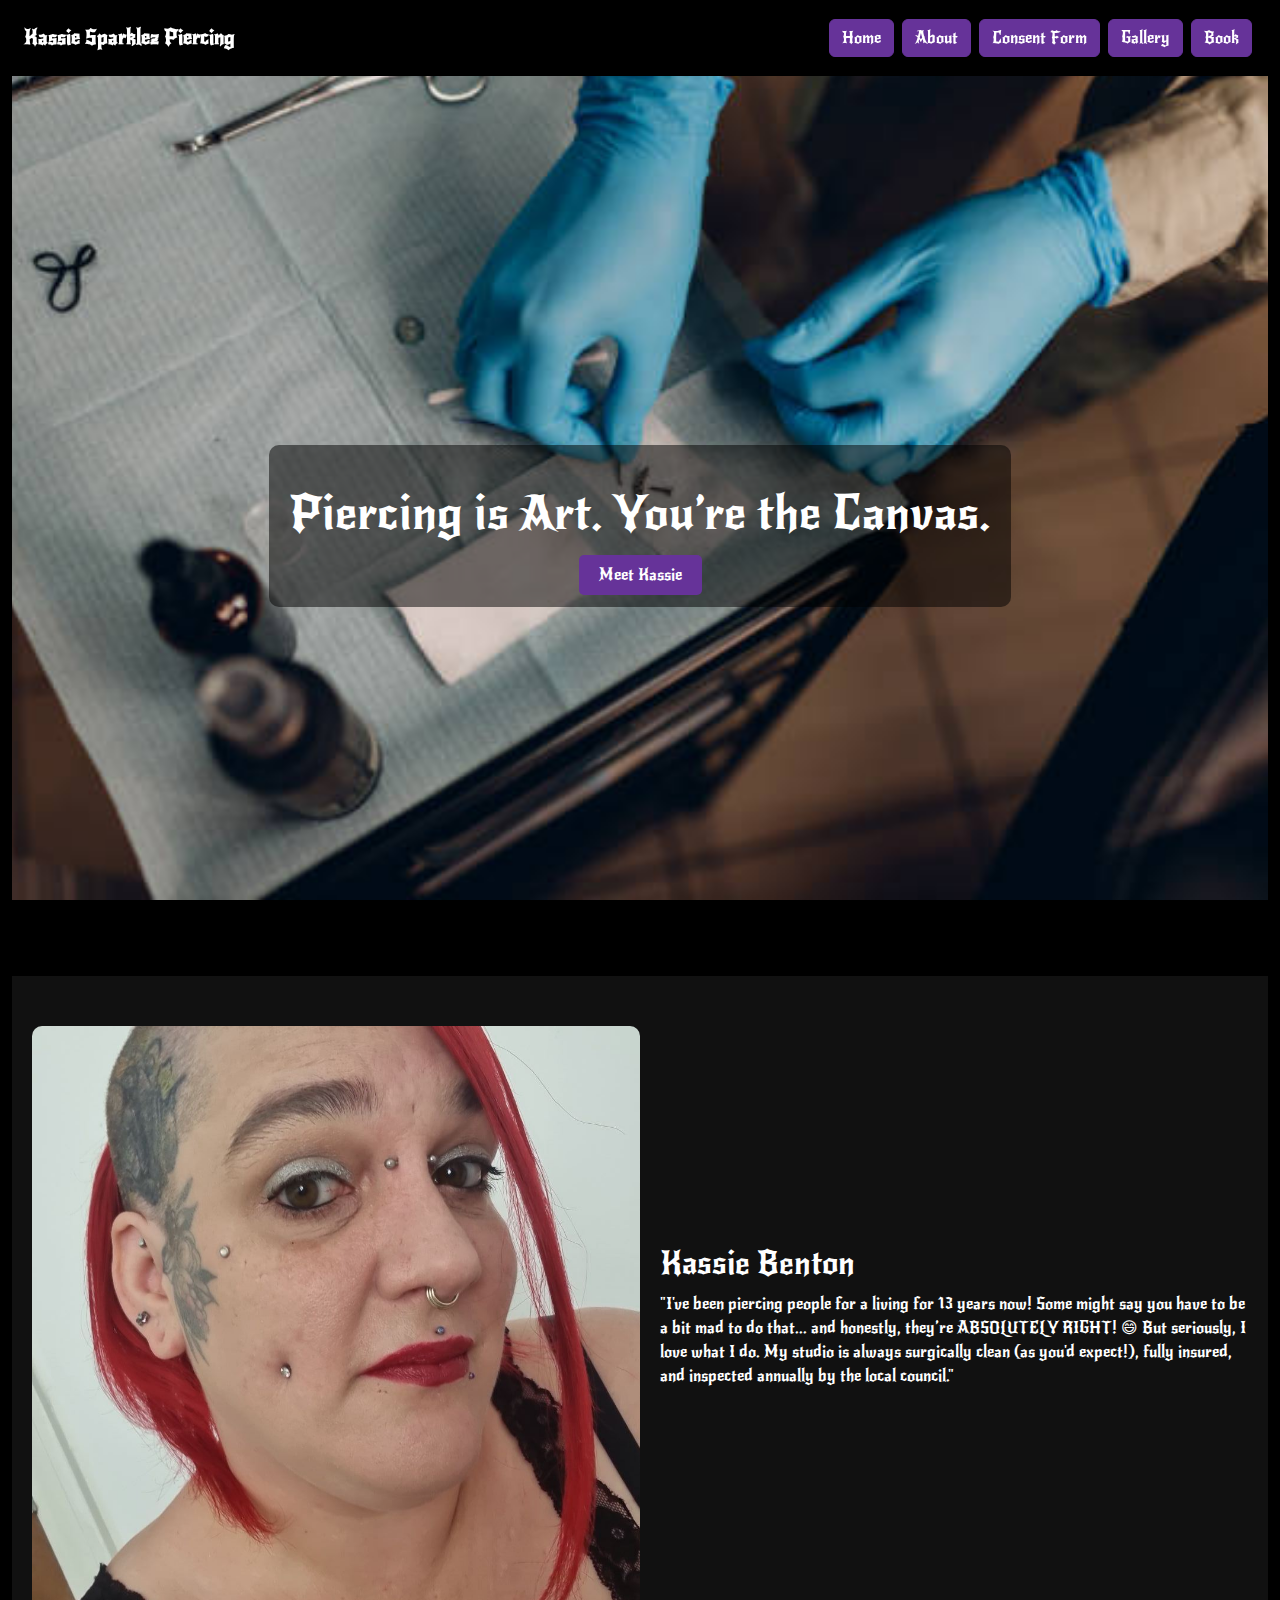
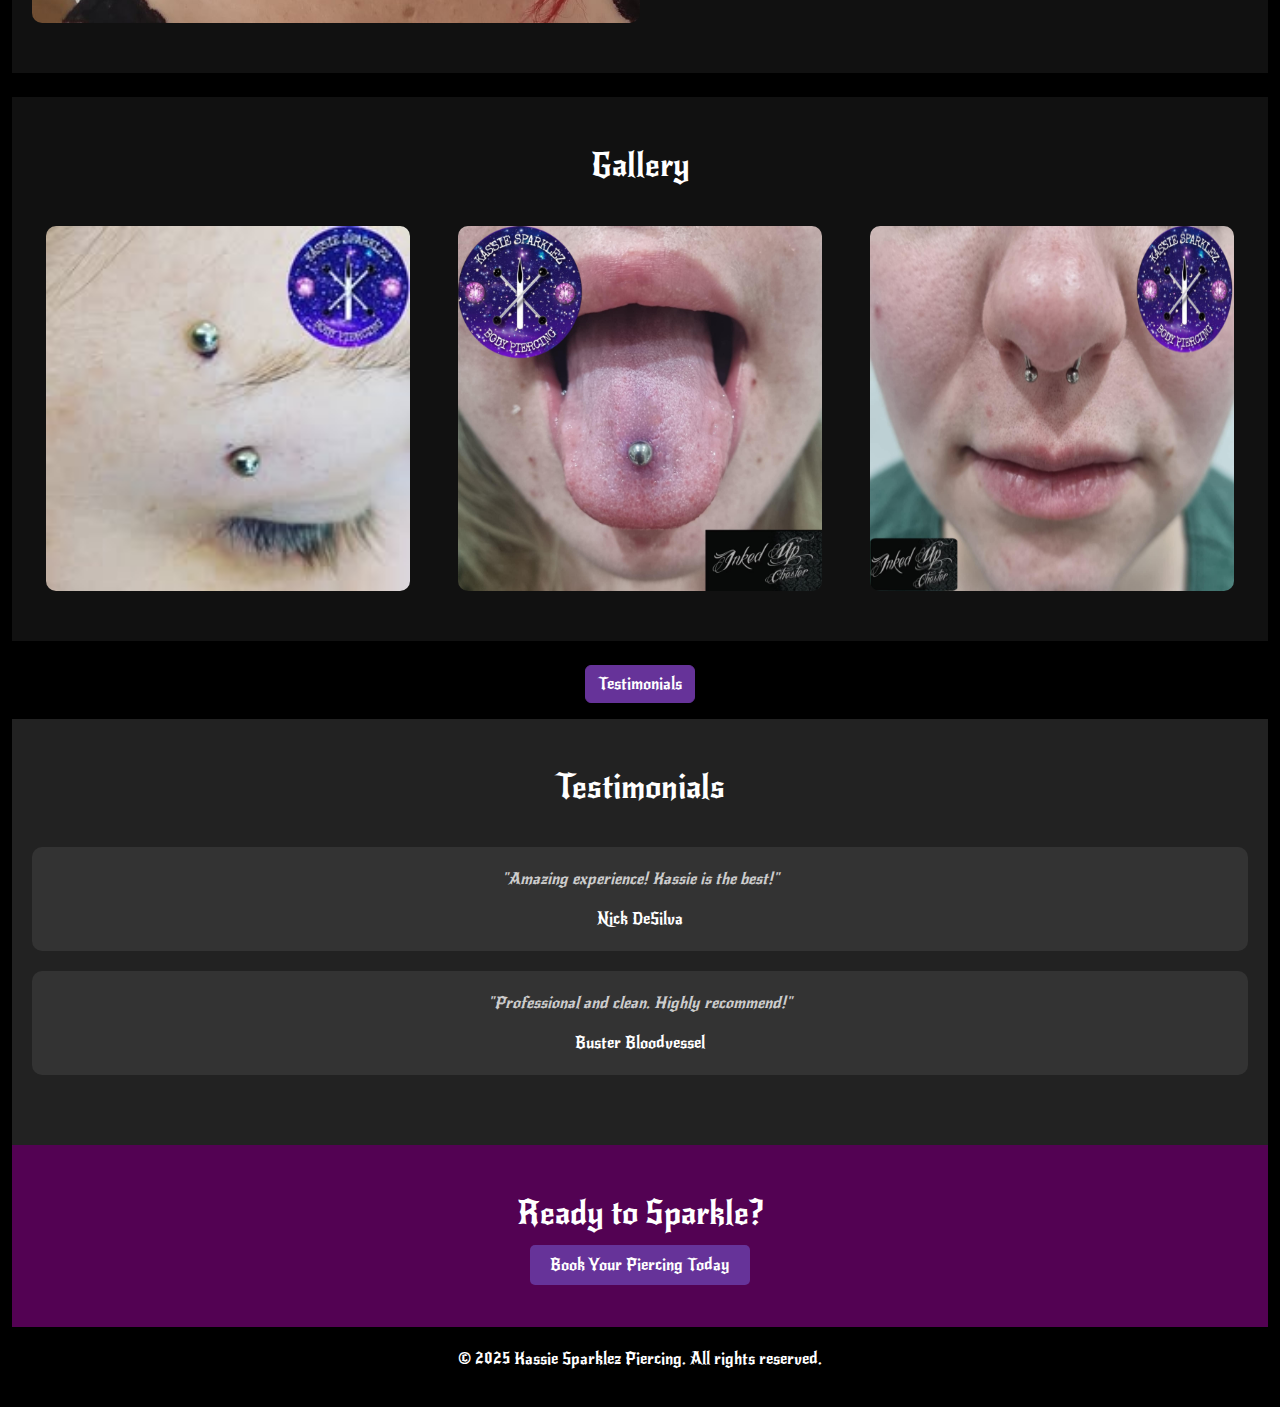
<file: index.html>
<!DOCTYPE html>
<html lang="en">

<head>
    <meta charset="UTF-8">
    <meta name="viewport" content="width=device-width, initial-scale=1.0">
    <title>Kassie Sparklez Piercing</title>

    <link rel="stylesheet" href="https://cdn.jsdelivr.net/npm/bootstrap@5.3.3/dist/css/bootstrap.min.css"
        integrity="sha384-QWTKZyjpPEjISv5WaRU9OFeRpok6YctnYmDr5pNlyT2bRjXh0JMhjY6hW+ALEwIH" crossorigin="anonymous">
    <script src="https://cdn.jsdelivr.net/npm/bootstrap@5.3.3/dist/js/bootstrap.bundle.min.js"
        integrity="sha384-YvpcrYf0tY3lHB60NNkmXc5s9fDVZLESaAA55NDzOxhy9GkcIdslK1eN7N6jIeHz"
        crossorigin="anonymous"></script>
    <link rel="preconnect" href="https://fonts.googleapis.com">
    <link rel="preconnect" href="https://fonts.googleapis.com">
    <link rel="preconnect" href="https://fonts.gstatic.com" crossorigin>
    <link href="https://fonts.googleapis.com/css2?family=New+Rocker&family=UnifrakturMaguntia&display=swap"
        rel="stylesheet">
    <link rel="stylesheet" href="./styles.css">

</head>

<body>
    <div class="container-fluid">
        <div class="row sticky-top">
            <header>
                <nav class="navbar navbar-expand-lg navbar-dark" style="background-color:transparent;">
                    <div class="container-fluid">
                        <span class="navbar-brand text-white fw-bold">Kassie Sparklez Piercing</span>
                        <button class="navbar-toggler" style="color:white" type="button" data-bs-toggle="collapse"
                            data-bs-target="#mainNavbar" aria-controls="mainNavbar" aria-expanded="false"
                            aria-label="Toggle navigation">
                            <span class="navbar-toggler-icon" style="color:white"></span>
                        </button>
                        <div class="collapse navbar-collapse" id="mainNavbar">
                            <div class="ms-auto d-flex flex-column flex-lg-row">
                                <a href="#" class="btn btn-primary mx-lg-1 my-1 my-lg-0">Home</a>
                                <a href="#meetme" class="btn btn-primary mx-lg-1 my-1 my-lg-0">About</a>
                                <a href="#" class="btn btn-primary mx-lg-1 my-1 my-lg-0">Consent Form</a>
                                <a href="#gallery" class="btn btn-primary mx-lg-1 my-1 my-lg-0">Gallery</a>
                                <a href="#" class="btn btn-primary mx-lg-1 my-1 my-lg-0">Book</a>
                            </div>
                        </div>
                    </div>
                </nav>
            </header>
        </div>
        <div class="row">
            <div class="col-md-12">
                <section class="hero">
                    <div class="hero-content">
                        <h1>Piercing is Art. You’re the Canvas.</h1>
                        <a href="#meetme" class="cta-button">Meet Kassie</a>
                    </div>
                </section>
            </div>
         </div>
<div class="row">
    <div class="col-md-12">

        <section class="about" id='meetme'>
            <div class="about-content">
                <img src="kassie.jpg" alt="Studio Shot" class="img-fluid about-image">
                <div class="about-text">
                    <h2>Kassie Benton</h2>
                    <p>"I've been piercing people for a living for 13 years now! Some might say you have to be a bit mad
                        to
                        do that... and honestly, they’re ABSOLUTELY RIGHT! 😄 But seriously, I love what I do. My studio
                        is
                        always surgically clean (as you'd expect!), fully insured, and inspected annually by the local
                        council." </p>
                </div>
            </div>
        </section>

    </div>
</div>

<br>

<div class="row">
    <div class="col-md-12">

    <section class="gallery" id="gallery">
        <h2>Gallery</h2>
        <div class="gallery-images">
            <img src="./eyebrow.jpg" alt="Eyebrow Piercing">
            <img src="tongue%20piercing.jpg" alt="Tongue Piercing">
            <img src="septum.jpg" alt="Septum Piercing">
        </div>
    </section>
    </div>
</div>
<br>

<div class="row text-center">
    <div class="col-md-12 text-center"> <p><a href="#testimonials" class="btn btn-primary mx-lg-1 my-1 my-lg-0">Testimonials</a></p></div>
</div>
<div class="row">
    <div class="col-md-12">

        <section class="testimonials" id="testimonials">
        <h2>Testimonials</h2>
        <div class="testimonial">
            <p>"Amazing experience! Kassie is the best!"</p>
            <span>Nick DeSilva</span>
        </div>
        <div class="testimonial">
            <p>"Professional and clean. Highly recommend!"</p>
            <span>Buster Bloodvessel</span>
        </div>
    </section>

    <section class="booking-cta">
        <h2>Ready to Sparkle?</h2>
        <a href="#" class="cta-button">Book Your Piercing Today</a>
    </section>



    </div>
</div>

</div>
    
    <footer>

        <div class="social-icons">
            <i class="bi bi-facebook"></i>
            <i class="bi bi-instagram"> </i>
        </div>
        <p>&copy; 2025 Kassie Sparklez Piercing. All rights reserved.</p>
        </div>
    </footer>
</body>

</html>
</file>
<file: styles.css>
body {
    font-family: "New Rocker", system-ui;
    margin: 0;
    padding: 0;
    background-color: #000;
    color: #fff !important;

}

header {
    position: sticky;
    top: 0;
    background-color: rgba(0, 0, 0, 0.8);
    padding: 10px 20px;
    z-index: 1000;
}

.navbar {
    display: flex;
    justify-content: space-between;
    align-items: center;
}

.nav-links {
    list-style: none;
    display: flex;
    gap: 20px;
}

.nav-links li a {
    color: #fff;
    text-decoration: none;
}

.social-icons img {
    width: 20px;
    margin-left: 10px;
}


.hero {
    height: 100vh;
    background-image: url(./parallax.jpg);
    background-attachment: fixed;
    background-position: center;
    background-repeat: no-repeat;
    background-size: cover;
    display: flex;
    justify-content: center;
    align-items: center;
    text-align: center;
    position: relative;
    color: #fff;
}

.hero-content {
    z-index: 1;
    padding: 20px;
    background-color: rgba(0, 0, 0, 0.5); /* Optional: adds contrast for text */
    border-radius: 10px;
}

.hero h1 {
    font-size: 3em;
    margin-top:20px;
    margin-bottom:20px;
}

.cta-button {
    background-color: rebeccapurple;
    color: #fff;
    padding: 10px 20px;
    text-decoration: none;
    border-radius: 5px;
    border-color: purple;
   
}

.about {
    padding: 50px 20px;
    background-color: #111;
}

.about-content {
    display: flex;
    align-items: center;
    gap: 20px;
}

.about img {
    width: 50%;
    border-radius: 10px;
}

.services {
    padding: 50px 20px;
    background-color: #222;
}

.services h2 {
    text-align: center;
    margin-bottom: 40px;
}

.service-cards {
    display: flex;
    justify-content: space-around;
    gap: 20px;
}

.service-card {
    background-color: #333;
    padding: 20px;
    border-radius: 10px;
    text-align: center;
}

.service-card img {
    width: 100%;
    border-radius: 10px;
    object-fit:contain;
}

.service-button {
    display: inline-block;
    margin-top: 10px;
    background-color: rebeccapurple;
    color: #fff;
    padding: 10px 20px;
    text-decoration: none;
    border-radius: 5px;
}

.gallery {
    padding: 50px 20px;
    background-color: #111;
}

.gallery h2 {
    text-align: center;
    margin-bottom: 40px;
}

.gallery-images {
    display: flex;
    justify-content: space-around;
    gap: 20px;
}

.gallery-images img {
    width: 30%;
    border-radius: 10px;
}

.testimonials {
    padding: 50px 20px;
    background-color: #222;
}

.testimonials h2 {
    text-align: center;
    margin-bottom: 40px;
}

.testimonial {
    background-color: #333;
    padding: 20px;
    border-radius: 10px;
    text-align: center;
    margin-bottom: 20px;
}

.booking-cta {
    padding: 50px 20px;
    background-color: rgb(83, 2, 83);
    text-align: center;
}

.booking-cta h2 {
    margin-bottom: 20px;
}

footer {
    padding: 20px;
    background-color: #000;
    text-align: center;
}

.footer-content {
    display: flex;
    flex-direction: column;
    align-items: center;
    gap: 10px;
}

.footer-links {
    list-style: none;
    display: flex;
    gap: 20px;
}

.footer-links li a {
    color: #fff;
    text-decoration: none;
}

.social-icons img {
    width: 20px;
    margin-left: 10px;
}

.btn-primary
{
    --bs-btn-bg:rebeccapurple;
    --bs-btn-border-color: rebeccapurple;
    --bs-btn-hover-color:white;
    --bs-btn-hover-bg:rebeccapurple;
    --bs-btn-hover-border-color:rebeccapurple;
    --bs-btn--active-color:white;
    --bs-btn--active-bg:rebeccapurple;
    --bs-btn--active-border-color:rebeccapurple;
}
.testimonial p {
    font-style: italic;
    color: #ccc;
    
}

.unifrakturmaguntia-regular {
  font-family: "UnifrakturMaguntia", cursive;
  font-weight: 400;
  font-style: normal;
}
.unifrakturmaguntia-bold {
  font-family: "UnifrakturMaguntia", cursive;
  font-weight: 700;
  font-style: normal;
}

.new-rocker-regular {
  font-family: "New Rocker", system-ui;
  font-weight: 400;
  font-style: normal;
}

#intropicture{
    border-radius:50%;
    width: 150px;
}
</file>
